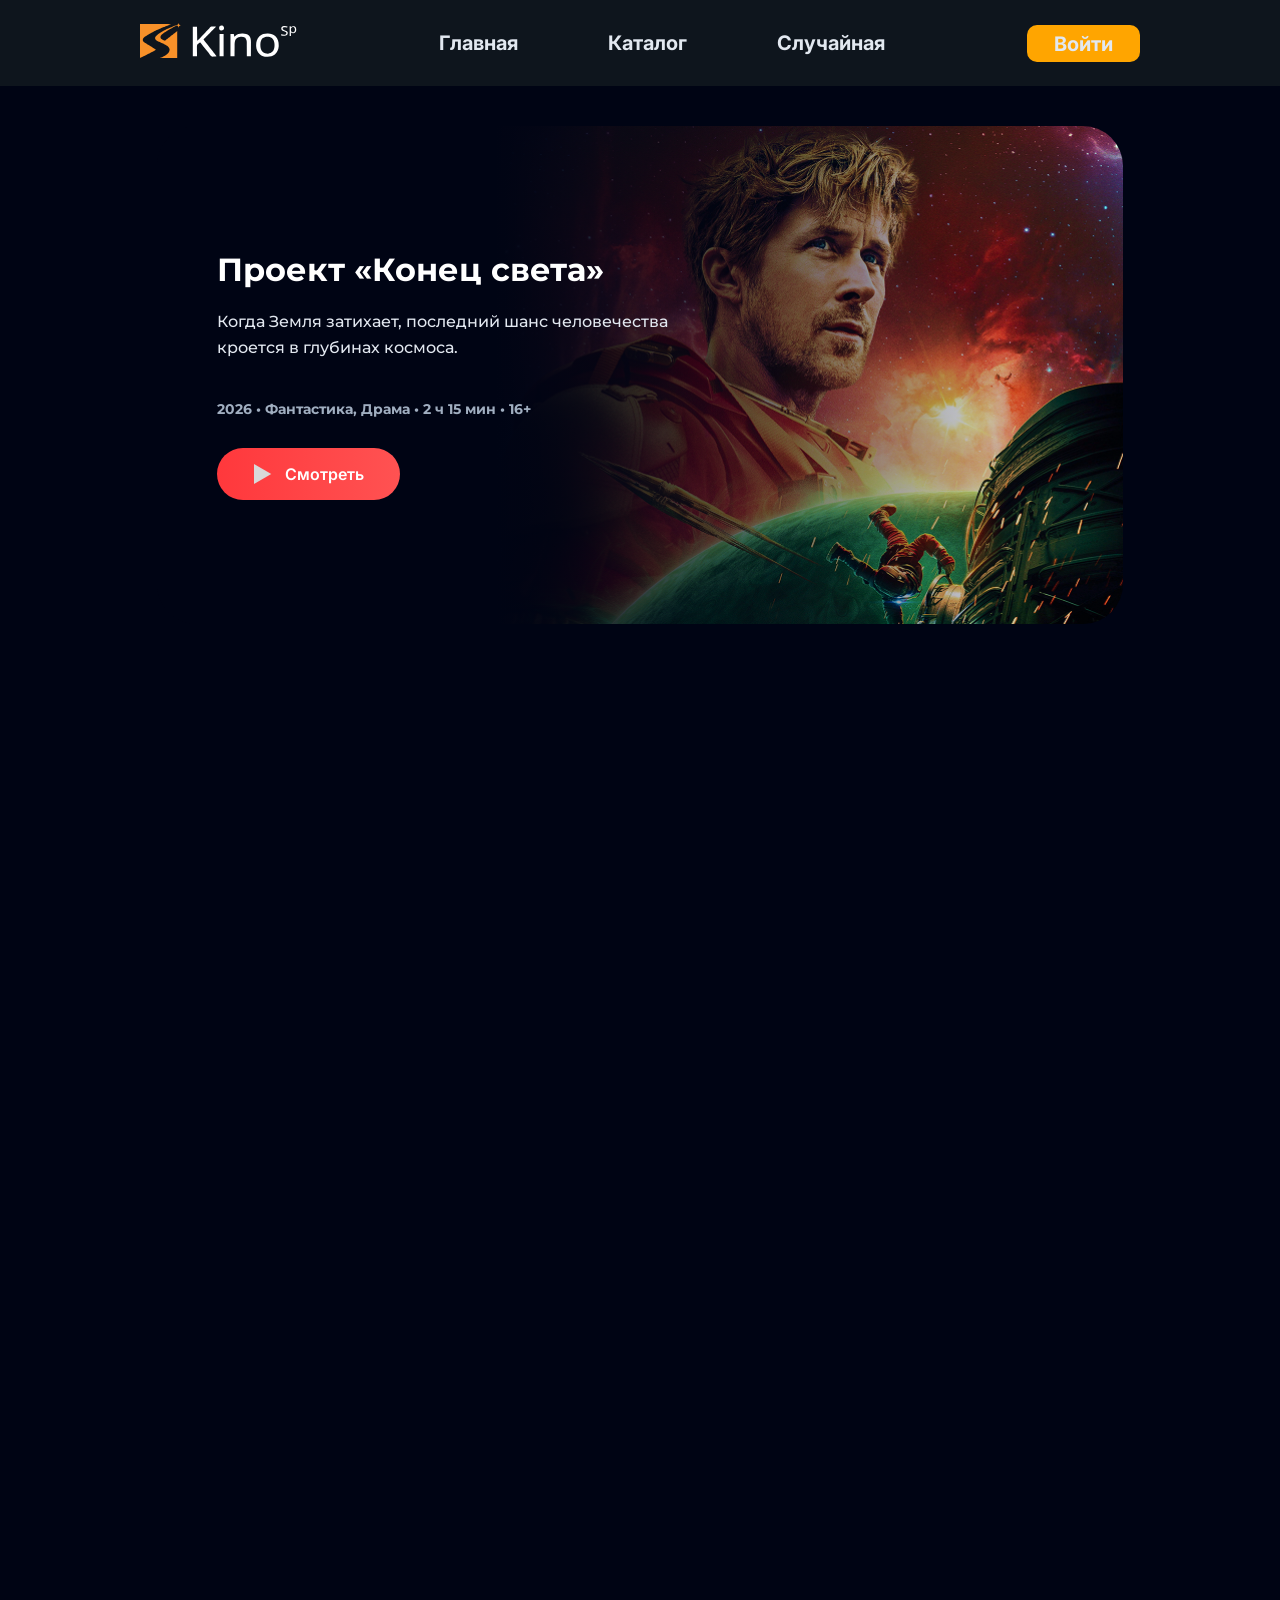
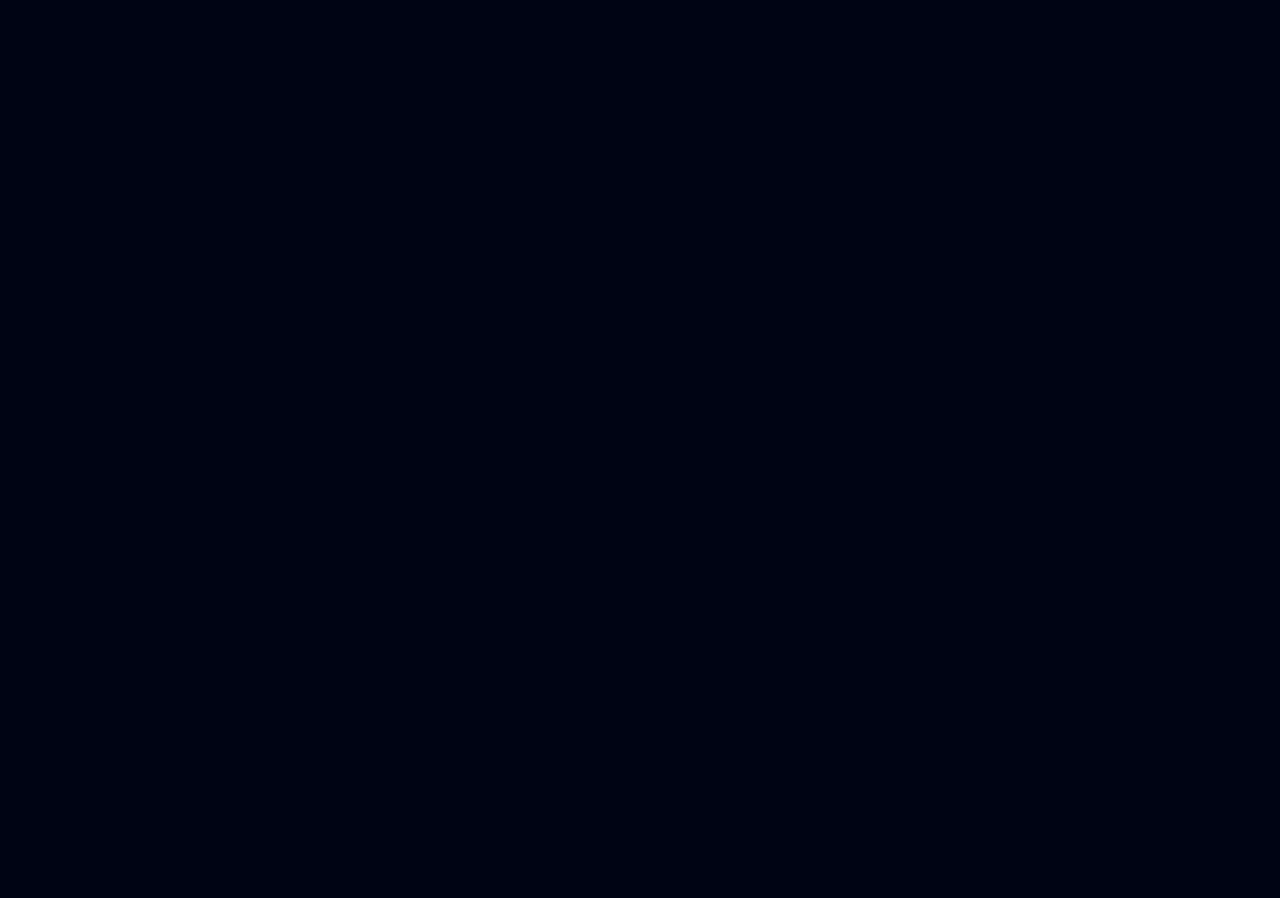
<file: index.html>
<!DOCTYPE html>
<html lang="en">

<head>
    <meta charset="UTF-8">
    <meta name="viewport" content="width=device-width, initial-scale=1.0">
    <meta name="description"
        content="Смотри тысячи фильмов и сериалов на KinoSpace в высоком качестве. Новинки кино, любимая классика и эсклюзивные подборки бесплатно.">
    <link rel="shortcut icon" href="./img/svg/icon.svg" type="image/x-icon">
    <link rel="stylesheet" href="./style.css">
    <title>KinoSpace - Новинки кино 2026: смотреть фильмы и сериалы онлайн в HD</title>
</head>

<body>
    <header class="header">
        <div class="content">
            <div class="header__content">
                <a href="#" class="header__logo"><img src="./img/svg/logo.svg" alt="logo"></a>
                <nav class="header__nav">
                    <ul class="header__list">
                        <li><a href="#">Главная</a></li>
                        <li><a class="header__activ" href="#">Каталог</a></li>
                        <li><a href="#">Случайная</a></li>
                    </ul>
                </nav>
                <a href="#" class="header__btn">Войти</a>
            </div>
        </div>
    </header>

    <main class="main">
    <div class="main__content">
        <section class="banner">
            <div class="banner__img">
                <img src="./img/banner_ave-maria.jpg" alt="ave-maria">
            </div>
            
            <div class="banner__content">
                <h2 class="banner__title">Проект «Конец света»</h2>
                <p class="banner__text">Когда Земля затихает, последний шанс человечества кроется в глубинах космоса.</p>
                <p class="banner__info">2026 • Фантастика, Драма • 2 ч 15 мин • 16+</p>
                <a href="#" class="banner__btn">
                    <img src="./img/svg/play.svg" alt="play">
                    <span>Смотреть</span>
                </a>
            </div>
            
        </section>
    </div>
</main>
</body>

</html>
</file>
<file: style.css>
@import url('https://fonts.googleapis.com/css2?family=Inter:ital,opsz,wght@0,14..32,100..900;1,14..32,100..900&display=swap');
@import url('https://fonts.googleapis.com/css2?family=Montserrat:ital,wght@0,100..900;1,100..900&display=swap');

* {
    margin: 0;
    padding: 0;
}

body {
    height: 2498px;
    font-family: 'Inter', sans-serif;
    font-weight: 700;
    font-size: 20px;
    letter-spacing: 3%;
    background-color: #000414;
    color: #E2E8F0;
}

a {
    color: #E2E8F0;
    text-decoration: none;
}

ul {
    list-style: none;
}

.content {}

/*! Header */

.header {
    height: 86px;
    background-color: #0E151D;
}

.header__content {
    max-width: 1100px;
    margin: 0 auto;
}

.header__content {
    display: flex;
    justify-content: space-between;
    align-items: center;
    height: 86px;
}

.header__logo {
    margin-left: 50px;
    width: 156px;
}

.header__nav {
    margin: 0px 20px;
}

.header__list {
    display: flex;
    justify-content: space-between;
    align-items: center;
}

.header__activ {
    margin: 0px 90px;
}

.header__list a:hover {
    color: #d1d1d1;
    opacity: 0.7;
}

.header__btn {
    margin-right: 50px;
    padding: 0px 27px;
    padding-block: 7px 6px;
    border-radius: 10px;
    background-color: orange;
}

.header__btn:hover {
    background-color: rgb(194, 126, 0);
}

/*! MAIN - Banner */

.main__content {
    max-width: 1200px;
    margin: 0 auto;
}

/* ГЛАВНЫЙ КОНТЕЙНЕР (держит в себе всё) */
.banner {
    position: relative; /* Обязательно для слоев */
    max-width: 966px;
    height: 498px;
    margin: 40px auto;
    border-radius: 40px; /* Скругление перенесли на сам блок */
    overflow: hidden; /* Обрезает картинку по углам скругления */
    display: flex;
    align-items: center; /* Автоматически центрирует контент по вертикали! */
    
    /* Темный цвет фона сайта (чтобы градиент сливался с фоном) */
    background-color: #000414; 
}

/* СЛОЙ 1: КАРТИНКА */
.banner__img {
    position: absolute;
    top: 0;
    right: 0;
    width: 70%; /* Картинка занимает только правую часть */
    height: 100%;
    z-index: 1;
}

.banner__img img {
    width: 100%;
    height: 100%;
    object-fit: cover; /* Заполняет блок без искажения пропорций */
    object-position: center;
}

/* СЛОЙ 2: ПЛАВНЫЙ ГРАДИЕНТ (Затемнение) */
.banner::after {
    content: '';
    position: absolute;
    top: 0;
    left: 0;
    width: 100%;
    height: 100%;
    /* Градиент от цвета фона (слева) до прозрачного (справа) */
    background: linear-gradient(to right, #000414 35%, rgba(11, 13, 20, 0) 100%);
    z-index: 2;
}

/* СЛОЙ 3: ТЕКСТ И КНОПКА */
.banner__content {
    position: relative;
    z-index: 3; /* Текст ВСЕГДА выше градиента и картинки */
    max-width: 500px; /* Ограничиваем ширину текста */
    padding-left: 60px; /* Твой отступ слева */
    font-family: "Montserrat", sans-serif;
    color: #ffffff;
}

.banner__title {
    font-size: 32px;
    font-weight: 700;
    margin-bottom: 20px;
}

.banner__text {
    font-size: 16px;
    line-height: 1.6;
    font-weight: 500;
    margin-bottom: 40px;
    color: #e2e8f0; /* Чуть-чуть тусклее заголовка, как на скрине */
}

.banner__info {
    font-size: 14px;
    margin-bottom: 30px;
    color: #a0aec0; /* Серый цвет для доп. инфы */
}

/* КНОПКА (Flexbox решает проблему с иконкой) */
.banner__btn {
    display: inline-flex;
    align-items: center; /* Центрирует иконку и текст на одной линии */
    gap: 12px; /* Расстояние между иконкой и текстом */
    padding: 16px 36px;
    background: linear-gradient(90deg, #FF383C 0%, #ff5252 100%); /* Красивый градиентный красный */
    color: #ffffff;
    font-family: 'Inter', sans-serif;
    font-weight: 600;
    font-size: 16px;
    text-decoration: none;
    border-radius: 40px;
    transition: 0.3s;
}

.banner__btn:hover {
    transform: scale(1.05); /* Легкое увеличение при наведении */
    box-shadow: 0 4px 15px rgba(255, 56, 60, 0.4);
}

.banner__btn img {
    width: 20px; /* Фиксированный размер для svg-иконки */
    height: 20px;
}
</file>
